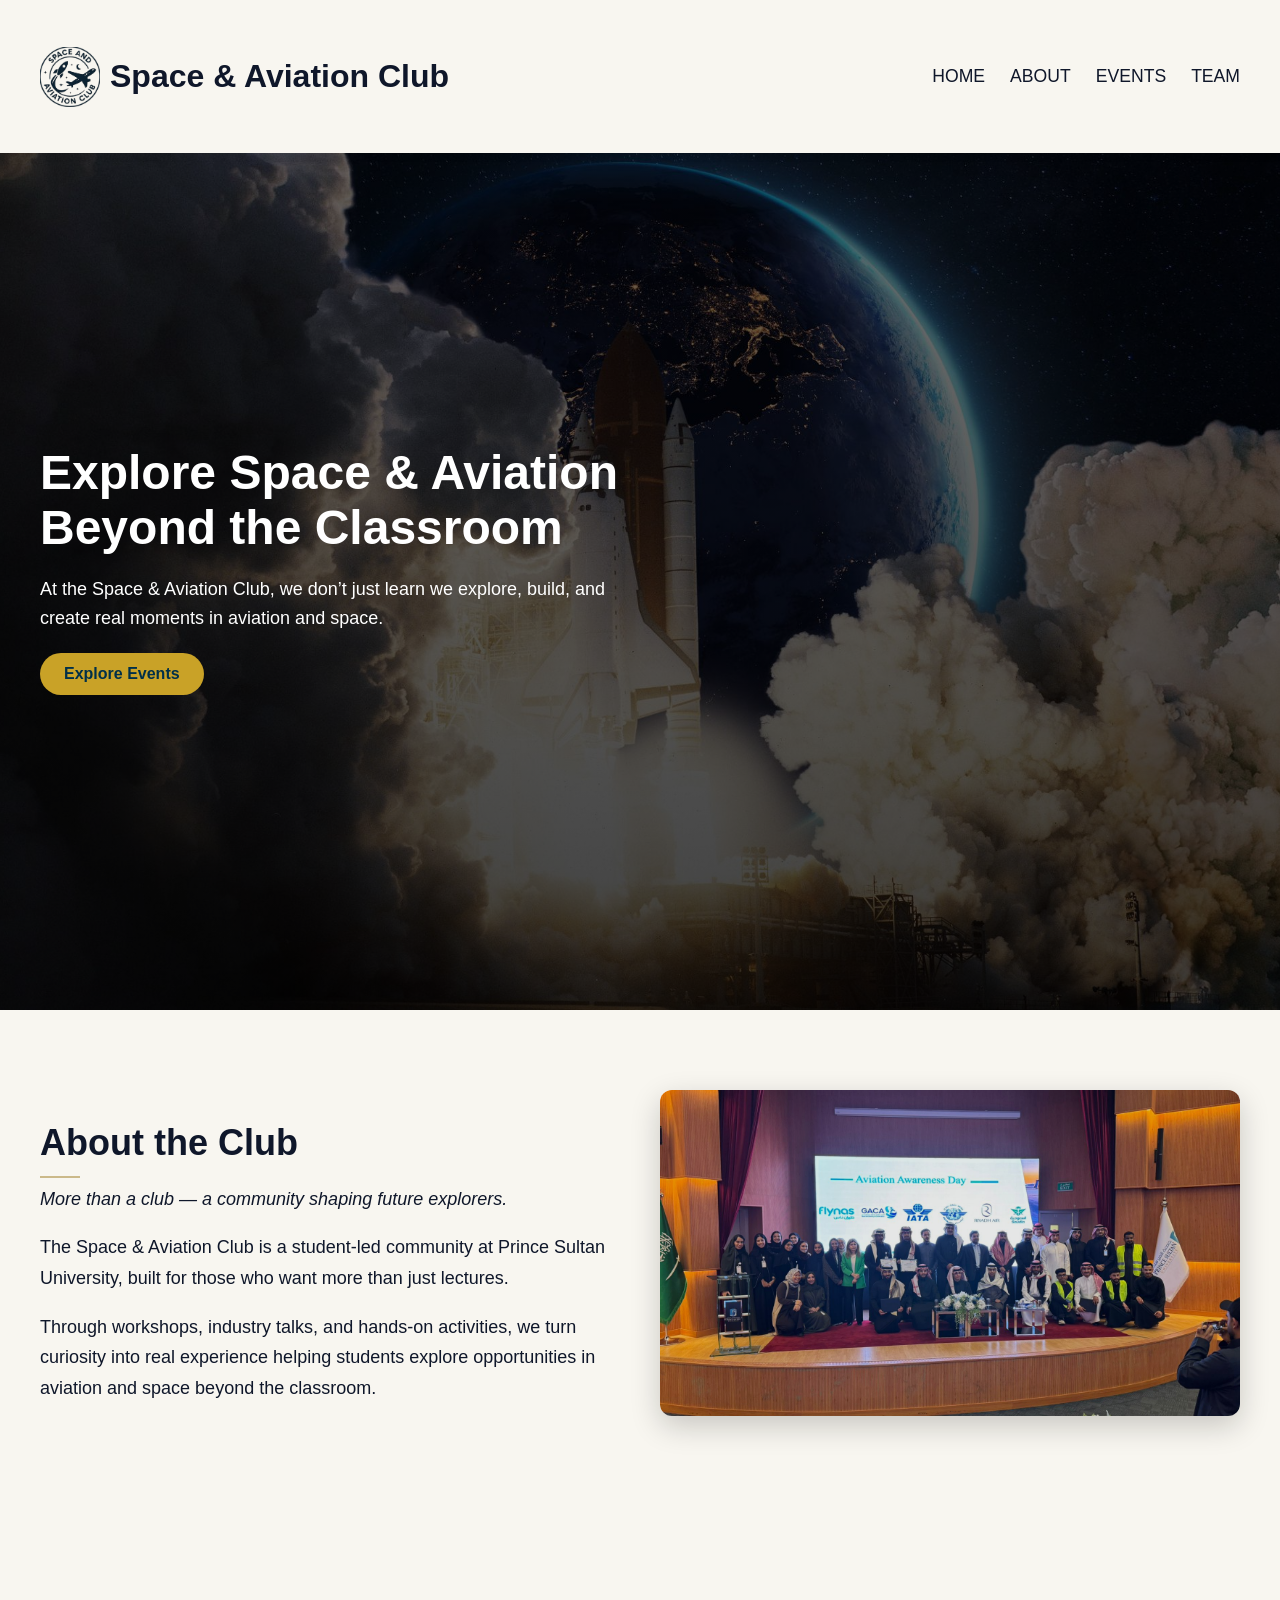
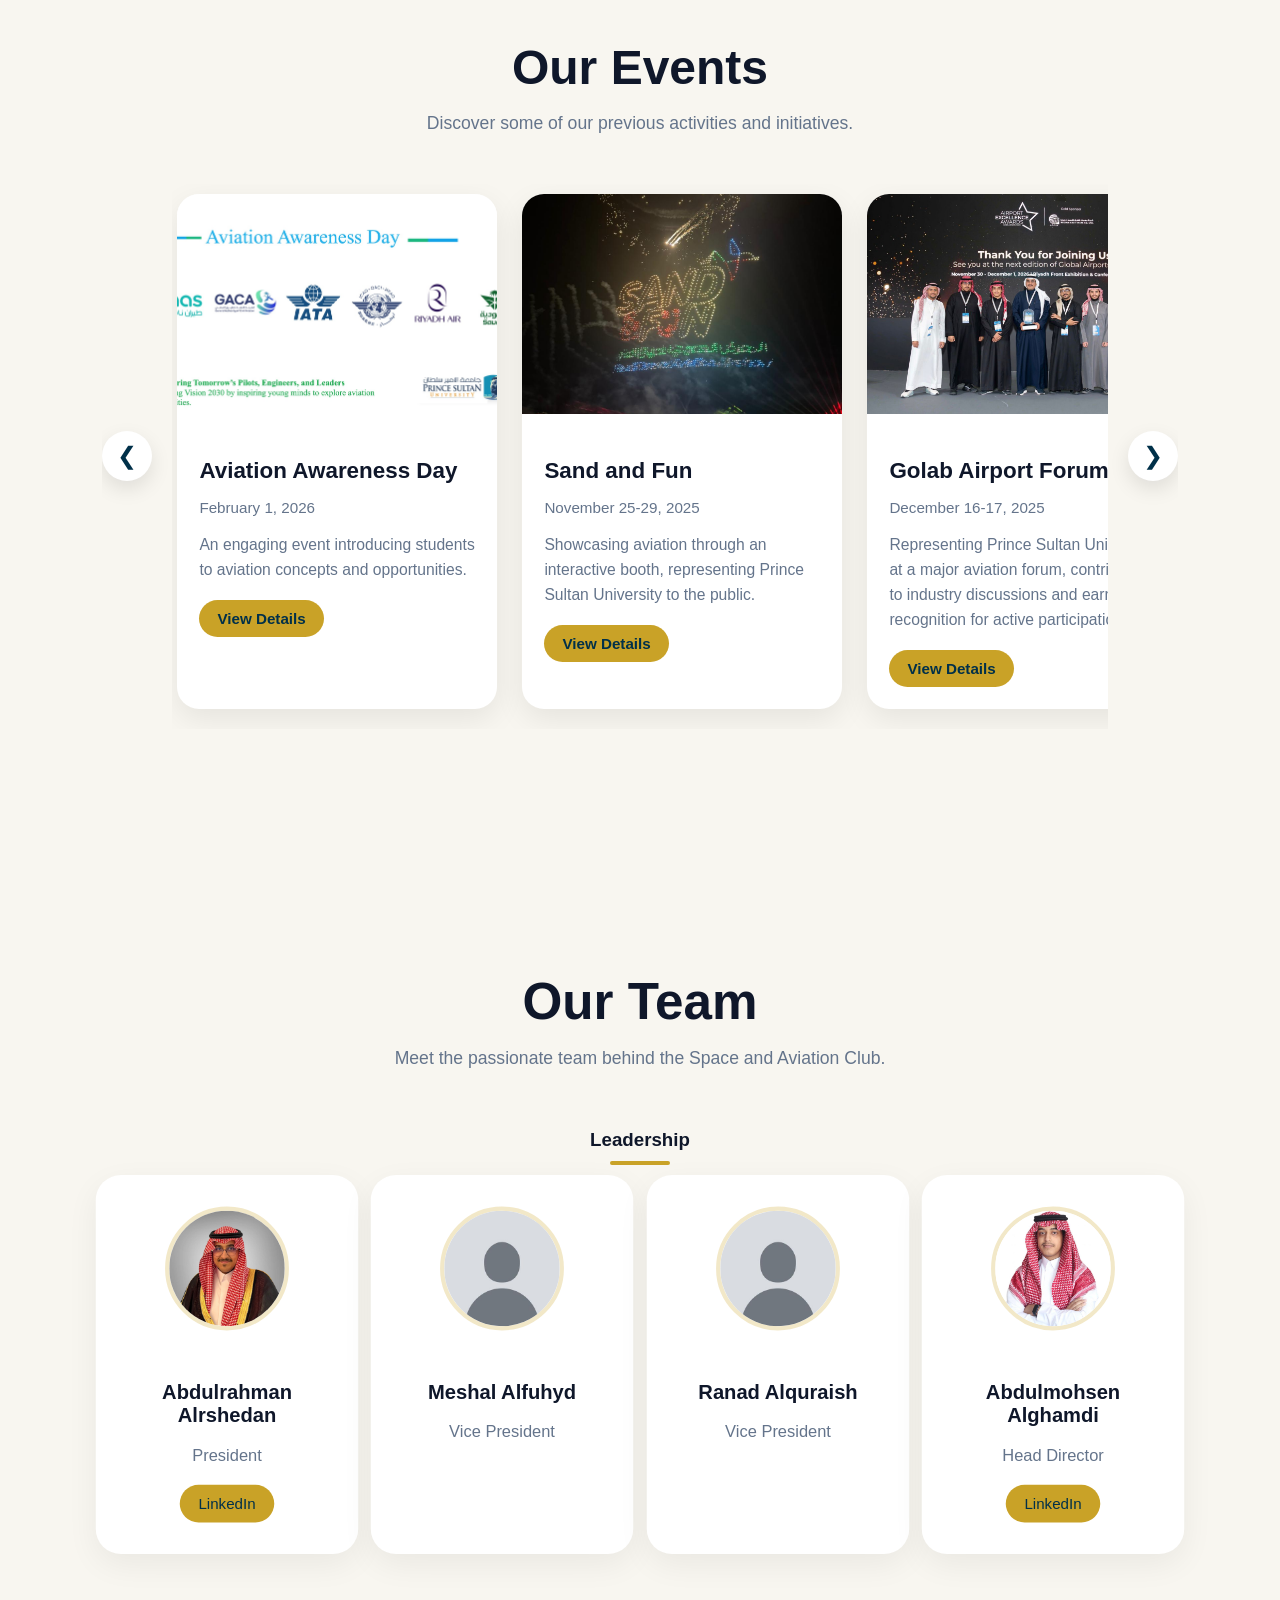
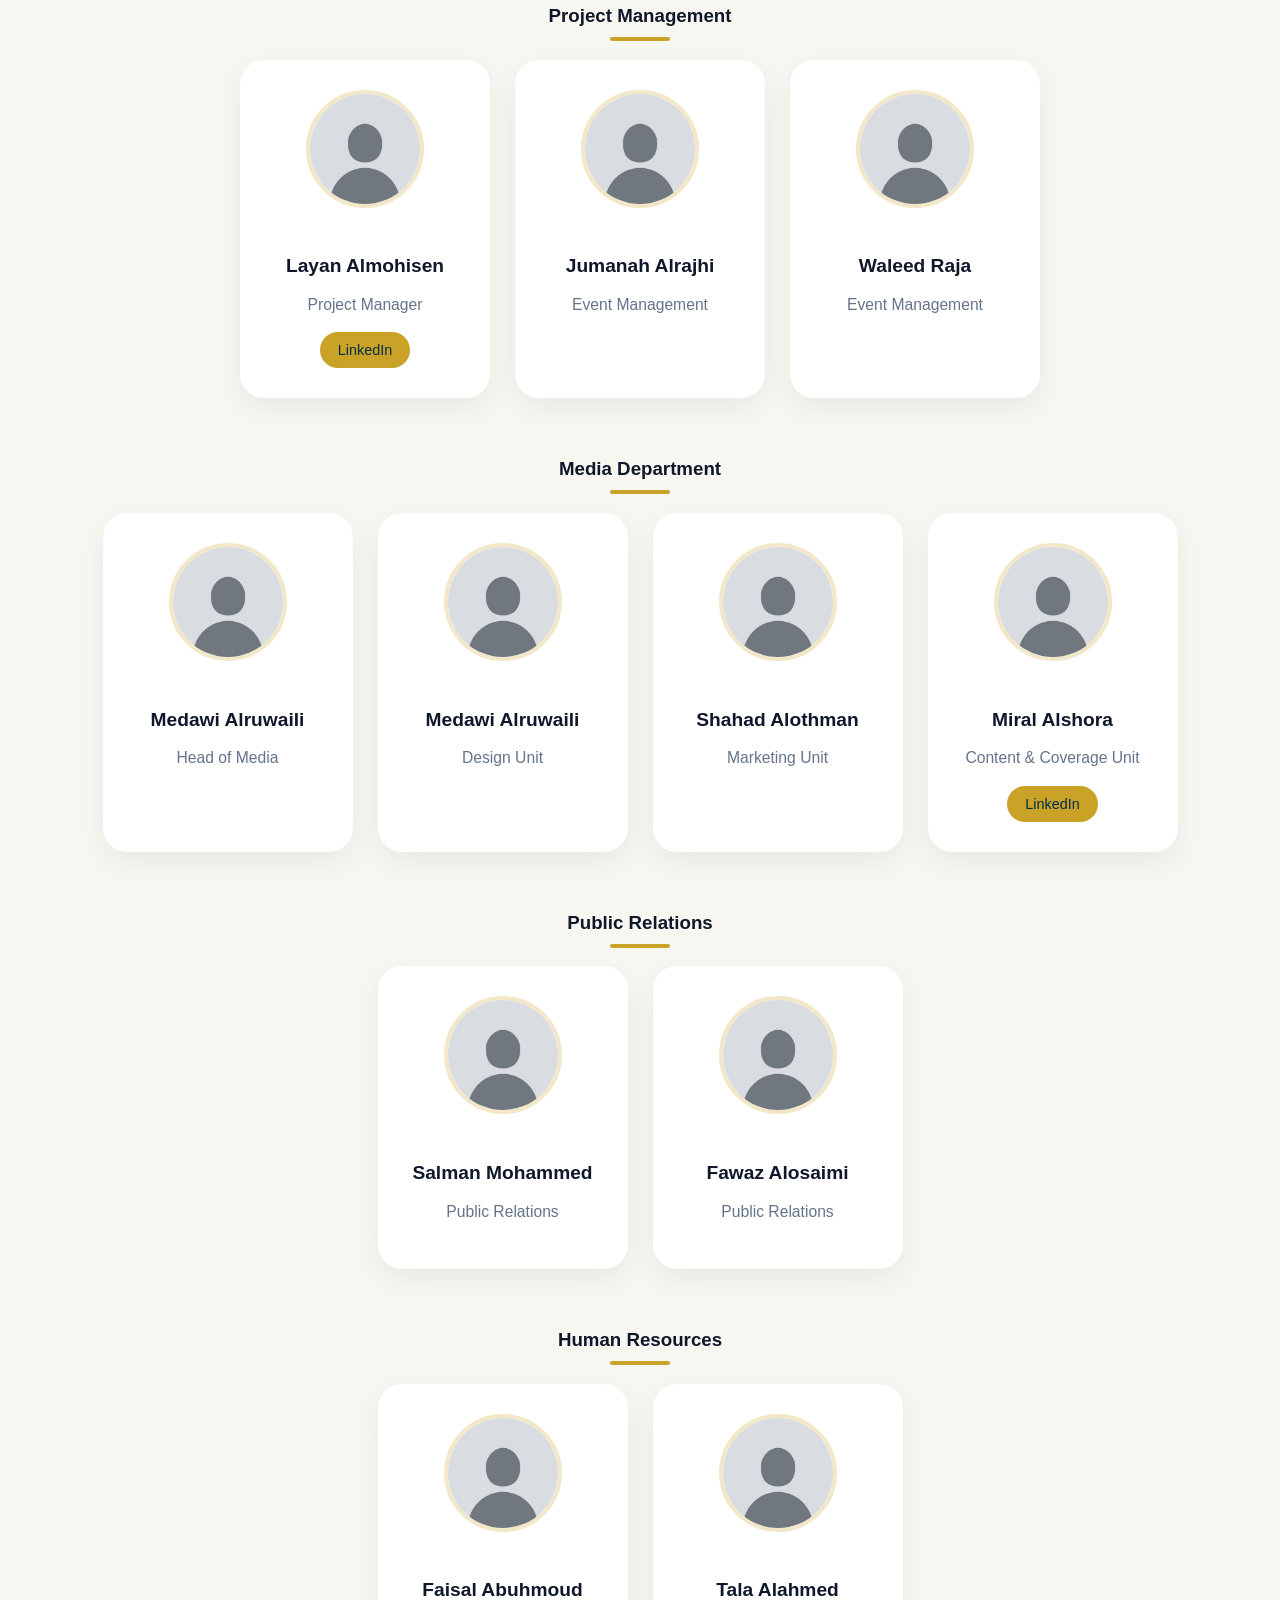
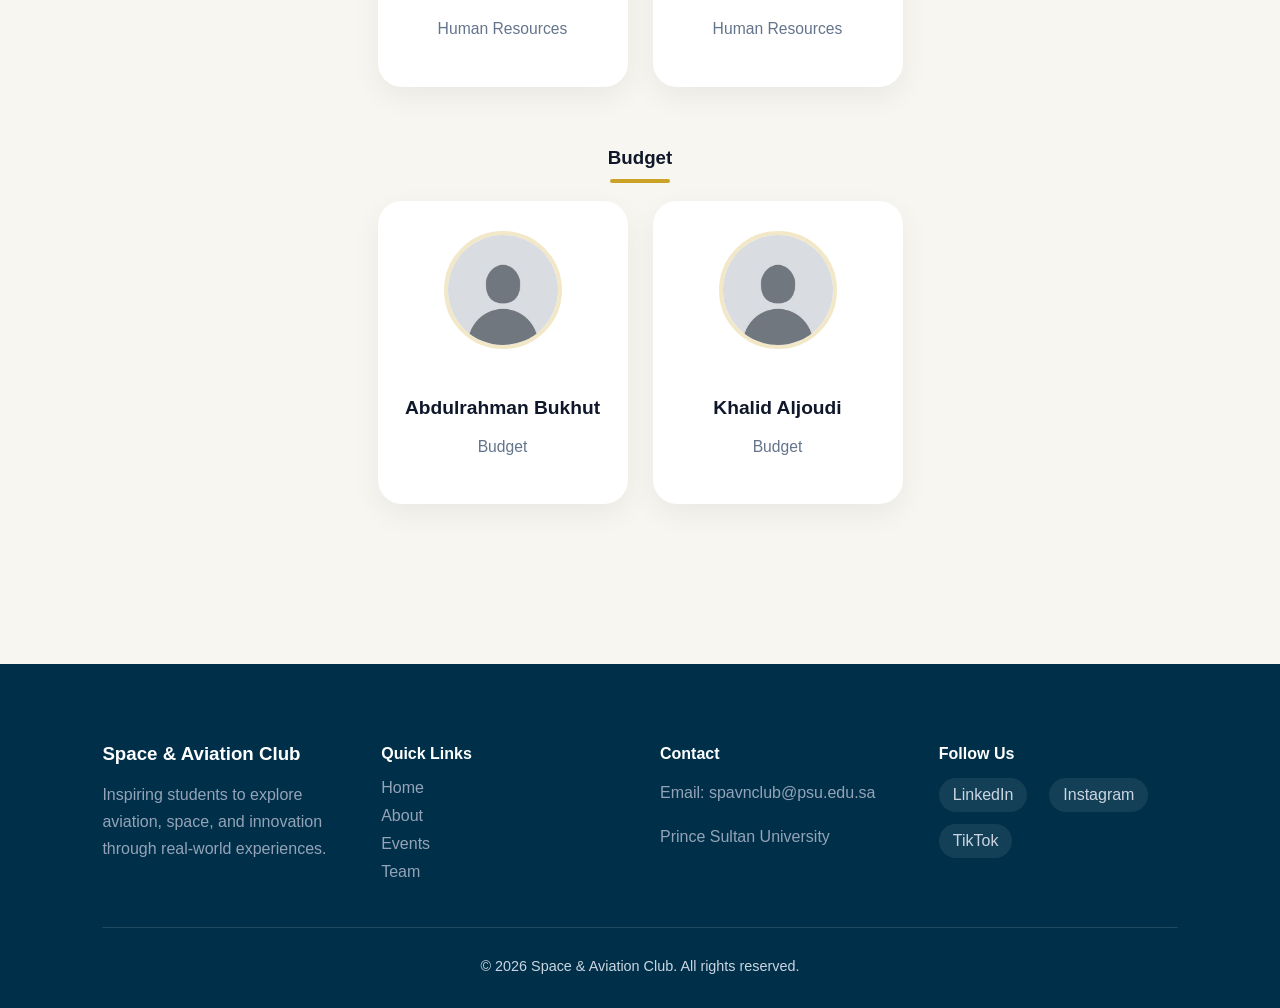
<file: index.html>
<!DOCTYPE html>
<html lang="en">

<head>
    <meta charset="UTF-8">

    <meta name="viewport" content="width=device-width, initial-scale=1.0">
    <title>SPAVN-CLUB</title>
    <link rel="stylesheet" href="css/style.css">

</head>

<body>
    <header>
        <nav>
            <h1 class="site-title">
                <img src="images/Club's Logo org.png" alt="Space & Aviation Club Logo" class="site-logo">
                Space & Aviation Club
            </h1>

            <div class="menu-toggle" id="menu-toggle">
                ☰
            </div>

            <ul class="nav-links" id="nav-links">
                <li><a href="#hero">HOME</a></li>
                <li><a href="#about">ABOUT</a></li>
                <li><a href="#events">EVENTS</a></li>
                <li><a href="#team">TEAM</a></li>
            </ul>

        </nav>
    </header>

    <section id="hero">
        <div class="hero-content">
            <h2>Explore Space & Aviation Beyond the Classroom</h2>
            <p>
                At the Space & Aviation Club, we don’t just learn 
                we explore, build, and create real moments in aviation and space.
            </p>
            <a href="#events" class="btn">Explore Events</a>
        </div>
    </section>

    <section id="about">
        <div class="about-text hidden">
            <h2>About the Club</h2>

            <p class="tagline">
                More than a club — a community shaping future explorers.
            </p>

            <p>
                The Space & Aviation Club is a student-led community at Prince Sultan University, built for those who
                want more than just lectures.
            </p>

            <p>
               Through workshops, industry talks, and hands-on activities, we turn curiosity into real experience 
                helping students explore opportunities in aviation and space beyond the classroom.
            </p>
        </div>

        <div class="about-image hidden">
            <img src="images/main.jpeg" alt="About Space and Aviation Club">
        </div>
    </section>




    <section id="events" class="events-section c">
        <h2>Our Events</h2>
        <p class="section-subtitle">Discover some of our previous activities and initiatives.</p>

        <div class="events-wrapper">
            <button class="slider-btn prev-btn">&#10094;</button>

            <div class="events-track hidden">
                <a href="events/aviation-awareness-day.html" class="event-card">
                    <img src="images/poster awr.jpeg" alt="Aviation Awareness Day">
                    <div class="event-card-content">
                        <h3>Aviation Awareness Day</h3>
                        <p class="event-date">February 1, 2026</p>
                        <p class="event-description">
                            An engaging event introducing students to aviation concepts and opportunities.
                        </p>
                        <span class="event-link">View Details</span>
                    </div>
                </a>

                <a href="events/sand-fun.html" class="event-card">
                    <img src="images/sd2.jpeg" alt="Sand and Fun">
                    <div class="event-card-content">
                        <h3>Sand and Fun</h3>
                        <p class="event-date">November 25-29, 2025</p>
                        <p class="event-description">
                            Showcasing aviation through an interactive booth, representing Prince Sultan University to
                            the public. </p>
                        <span class="event-link">View Details</span>
                    </div>
                </a>

                <a href="events/airport-forum.html" class="event-card">
                    <img src="images/event1.jpeg" alt="Airport Forum">
                    <div class="event-card-content">
                        <h3>Golab Airport Forum</h3>
                        <p class="event-date">December 16-17, 2025</p>
                        <p class="event-description">
                            Representing Prince Sultan University at a major aviation forum, contributing to industry
                            discussions and earning recognition for active participation. </p>
                        <span class="event-link">View Details</span>
                    </div>
                </a>

                <a href="events/airport-visit.html" class="event-card">
                    <img src="images/airport.jpg" alt="Riyadh Airport Visit">
                    <div class="event-card-content">
                        <h3>King Khalid Airport Visit</h3>
                        <p class="event-date">November 11-12, 2025</p>
                        <p class="event-description">
                            Exploring airport operations with exclusive access to the control tower and key operational
                            facilities.
                        </p>
                        <span class="event-link">View Details</span>
                    </div>
                </a>
            </div>

            <button class="slider-btn next-btn">&#10095;</button>
        </div>
    </section>



    <section id="team" class="team-section ">
        <div class="team-header">
            <h2>Our Team</h2>
            <p class="section-subtitle">
                Meet the passionate team behind the Space and Aviation Club.
            </p>
        </div>

        <div class="team-group hidden">
            <h3 class="team-group-title">Leadership</h3>
            <div class="team-grid leadership-grid">
                <div class="team-card">
                    <img src="images/ee.jpeg" alt="President" class="team-avatar">
                    <h4>Abdulrahman Alrshedan</h4>
                    <p class="team-role">President</p>
                    <a href="https://www.linkedin.com/in/abdulrahman-alrshedan-b9b531368?utm_source=share&utm_campaign=share_via&utm_content=profile&utm_medium=ios_app"
                        target="_blank" class="linkedin-link">LinkedIn</a>
                </div>

                <div class="team-card">
                    <img src="images/team-placeholder.jpg" alt="Vice President" class="team-avatar">
                    <h4>Meshal Alfuhyd</h4>
                    <p class="team-role">Vice President</p>
                  
                </div>

                <div class="team-card">
                    <img src="images/team-placeholder.jpg" alt="Vice President" class="team-avatar">
                    <h4>Ranad Alquraish</h4>
                    <p class="team-role">Vice President</p>
                    
                </div>

                <div class="team-card">
                    <img src="images/Me.jpeg" alt="Head Director" class="team-avatar">
                    <h4>Abdulmohsen Alghamdi</h4>
                    <p class="team-role">Head Director</p>
                    <a href="https://www.linkedin.com/in/abdulmohsen-alghamdi-7312242b2" target="_blank"
                        class="linkedin-link">LinkedIn</a>
                </div>
            </div>
        </div>

        <div class="team-group hidden">
            <h3 class="team-group-title">Project Management</h3>
            <div class="team-grid">
                <div class="team-card">
                    <img src="images/team-placeholder.jpg" alt="Project Manager" class="team-avatar">
                    <h4>Layan Almohisen</h4>
                    <p class="team-role">Project Manager</p>
                    <a href="https://www.linkedin.com/in/layan-almohisen-ab3aa93a6/" target="_blank"
                        class="linkedin-link">LinkedIn</a>
                </div>

                <div class="team-card">
                    <img src="images/team-placeholder.jpg" alt="Event Management" class="team-avatar">
                    <h4>Jumanah Alrajhi</h4>
                    <p class="team-role">Event Management</p>
                   
                </div>

                <div class="team-card">
                    <img src="images/team-placeholder.jpg" alt="Event Management" class="team-avatar">
                    <h4>Waleed Raja</h4>
                    <p class="team-role">Event Management</p>
                </div>
            </div>
        </div>

        <div class="team-group hidden">
            <h3 class="team-group-title">Media Department</h3>
            <div class="team-grid">
                <div class="team-card">
                    <img src="images/team-placeholder.jpg" alt="Head of Media" class="team-avatar">
                    <h4>Medawi Alruwaili</h4>
                    <p class="team-role">Head of Media</p>
                    
                </div>

                <div class="team-card">
                    <img src="images/team-placeholder.jpg" alt="Design Unit" class="team-avatar">
                    <h4>Medawi Alruwaili</h4>
                    <p class="team-role">Design Unit</p>
                   
                </div>

                <div class="team-card">
                    <img src="images/team-placeholder.jpg" alt="Marketing Unit" class="team-avatar">
                    <h4>Shahad Alothman</h4>
                    <p class="team-role">Marketing Unit</p>
                    
                </div>

                <div class="team-card">
                    <img src="images/team-placeholder.jpg" alt="Content and Coverage Unit" class="team-avatar">
                    <h4>Miral Alshora</h4>
                    <p class="team-role">Content & Coverage Unit</p>
                    <a href=" https://www.linkedin.com/in/miral-alshora-6906b33a5?utm_source=share_via&utm_content=profile&utm_medium=member_ios"
                        target="_blank" class="linkedin-link">LinkedIn</a>
                </div>
            </div>
        </div>

        <div class="team-group hidden">
            <h3 class="team-group-title">Public Relations</h3>
            <div class="team-grid">
                <div class="team-card">
                    <img src="images/team-placeholder.jpg" alt="Public Relations" class="team-avatar">
                    <h4>Salman Mohammed</h4>
                    <p class="team-role">Public Relations</p>
                   
                </div>

                <div class="team-card">
                    <img src="images/team-placeholder.jpg" alt="Public Relations" class="team-avatar">
                    <h4>Fawaz Alosaimi</h4>
                    <p class="team-role">Public Relations</p>
                    
                </div>
            </div>
        </div>

        <div class="team-group hidden">
            <h3 class="team-group-title">Human Resources</h3>
            <div class="team-grid">
                <div class="team-card">
                    <img src="images/team-placeholder.jpg" alt="Human Resources" class="team-avatar">
                    <h4>Faisal Abuhmoud</h4>
                    <p class="team-role">Human Resources</p>
                    
                </div>

                <div class="team-card">
                    <img src="images/team-placeholder.jpg" alt="Human Resources" class="team-avatar">
                    <h4>Tala Alahmed</h4>
                    <p class="team-role">Human Resources</p>
                   
                </div>
            </div>
        </div>

        <div class="team-group hidden">
            <h3 class="team-group-title">Budget</h3>
            <div class="team-grid">
                <div class="team-card">
                    <img src="images/team-placeholder.jpg" alt="Budget" class="team-avatar">
                    <h4>Abdulrahman Bukhut</h4>
                    <p class="team-role">Budget</p>
                   
                </div>

                <div class="team-card">
                    <img src="images/team-placeholder.jpg" alt="Budget" class="team-avatar">
                    <h4>Khalid Aljoudi</h4>
                    <p class="team-role">Budget</p>
                   
                </div>
            </div>
        </div>


    </section>
    <footer class="footer">
        <div class="footer-container">

            <div class="footer-col">
                <h3>Space & Aviation Club</h3>
                <p>
                    Inspiring students to explore aviation, space, and innovation through real-world experiences.
                </p>
            </div>

            <div class="footer-col">
                <h4>Quick Links</h4>
                <ul>
                    <li><a href="#hero">Home</a></li>
                    <li><a href="#about">About</a></li>
                    <li><a href="#events">Events</a></li>
                    <li><a href="#team">Team</a></li>
                </ul>
            </div>

            <div class="footer-col">
                <h4>Contact</h4>
                <p>Email: spavnclub@psu.edu.sa</p>
                <p>Prince Sultan University</p>
            </div>

            <div class="footer-col">
                <h4>Follow Us</h4>
                <div class="social-links">
                    <a href="https://www.linkedin.com/company/105137991" target="_blank" class="linkedIn">LinkedIn</a>
                    <a href="https://www.instagram.com/spavn.club?igsh=MXRrZzl1NjF4Mmxhbw==" target="_blank"
                        class="instagram">Instagram</a>
                    <a href="https://www.tiktok.com/@spavn.psu?_r=1&_t=ZS-95IEmHcjS3E" target="_blank"
                        class="tiktok">TikTok</a>
                </div>
            </div>

        </div>

        <div class="footer-bottom">
            <p>© 2026 Space & Aviation Club. All rights reserved.</p>
        </div>
    </footer>
    <script src="JS/script.js"></script>
</body>

</html>
</file>
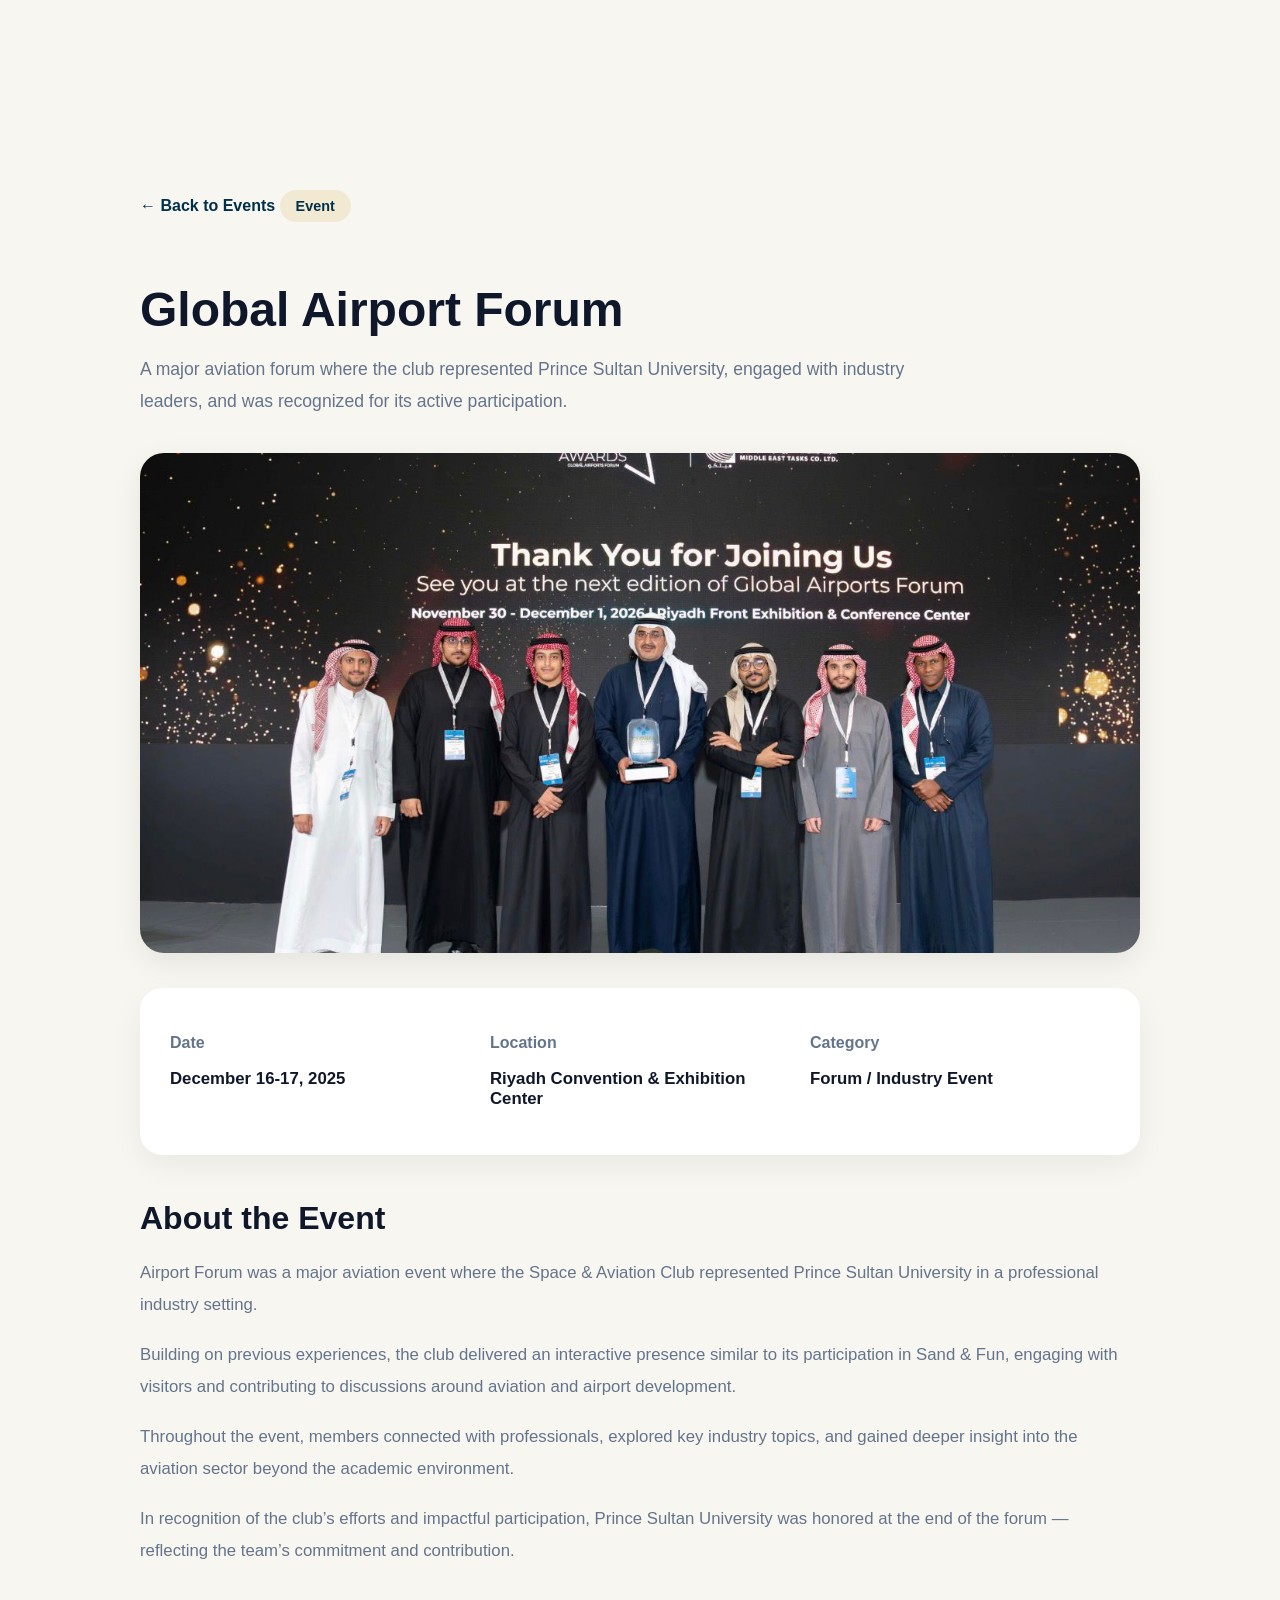
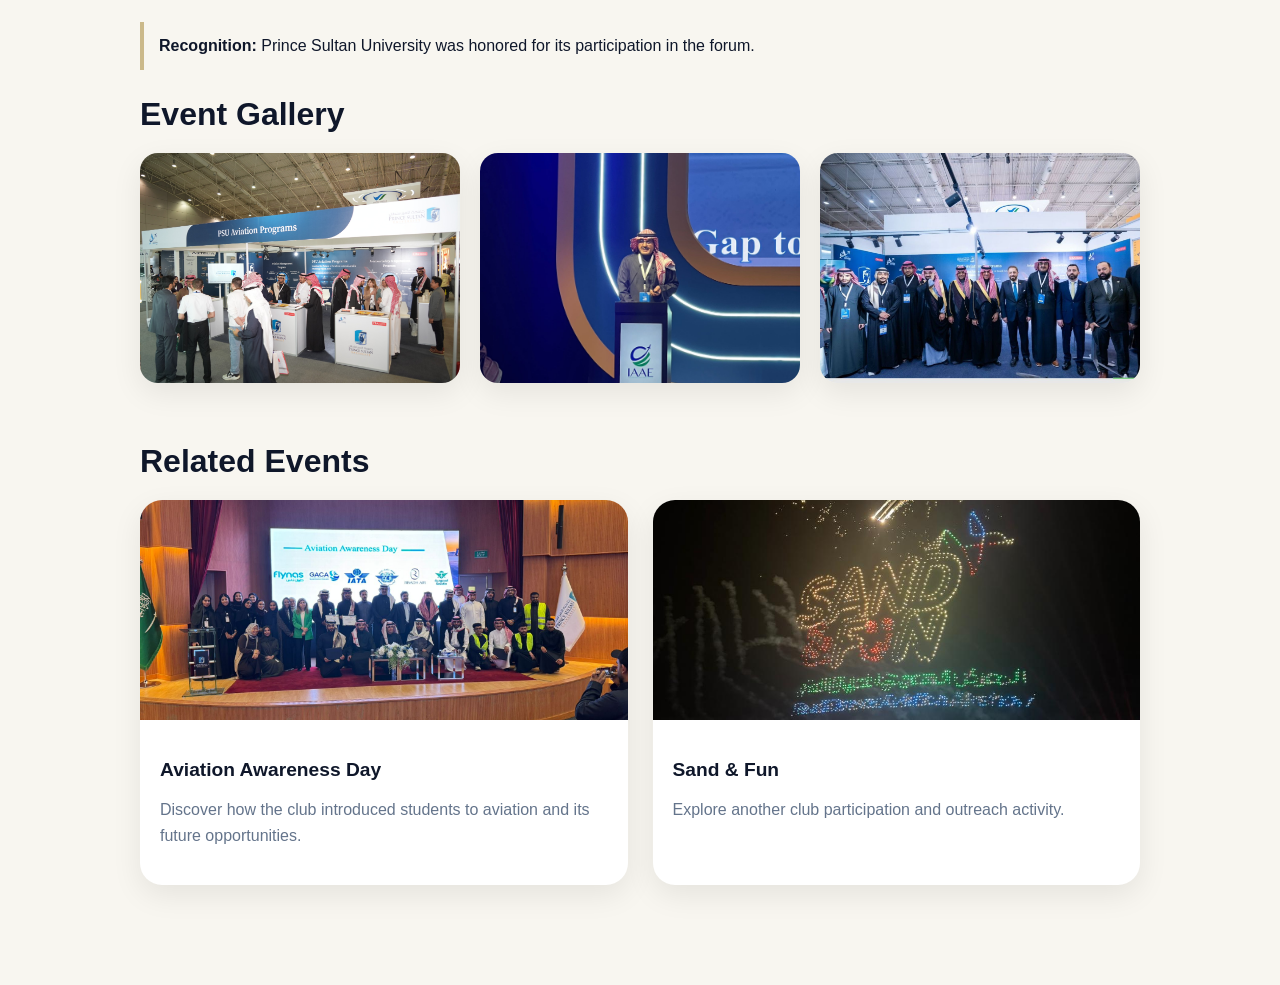
<file: events/airport-forum.html>
<!DOCTYPE html>
<html lang="en">

<head>
  <meta charset="UTF-8">
  <meta name="viewport" content="width=device-width, initial-scale=1.0">
  <title>Airport Forum | Space & Aviation Club</title>
<link rel="stylesheet" href="../css/style.css"></head>

<body>

  <section class="event-details-page">
    <div class="event-details-container">

      <a href="../index.html#events" class="back-link">← Back to Events</a>

      <span class="event-tag">Event</span>

      <h1>Global Airport Forum</h1>

      <p class="event-intro">
        A major aviation forum where the club represented Prince Sultan University, engaged with industry leaders, and
        was recognized for its active participation.
      </p>

<img src="../images/event1.jpeg" alt="Airport Forum" class="event-hero-image">
      
      <div class="event-info-box">
        <div class="info-item">
          <h3>Date</h3>
          <p>December 16-17, 2025</p>
        </div>

        <div class="info-item">
          <h3>Location</h3>
          <p>Riyadh Convention & Exhibition Center</p>
        </div>

        <div class="info-item">
          <h3>Category</h3>
          <p>Forum / Industry Event</p>
        </div>
      </div>

      <div class="event-description-section">
        <h2>About the Event</h2>
        <p>
          Airport Forum was a major aviation event where the Space & Aviation Club represented Prince Sultan University
          in a professional industry setting. </p>

        <p>
          Building on previous experiences, the club delivered an interactive presence similar to its participation in
          Sand & Fun, engaging with visitors and contributing to discussions around aviation and airport development.
        </p>

        <p>
          Throughout the event, members connected with professionals, explored key industry topics, and gained deeper
          insight into the aviation sector beyond the academic environment.
        </p>

        <p>
          In recognition of the club’s efforts and impactful participation, Prince Sultan University was honored at the
          end of the forum — reflecting the team’s commitment and contribution.
        </p>
      </div>
      <div class="event-highlight">
        <strong>Recognition:</strong> Prince Sultan University was honored for its participation in the forum.
      </div>
      <div class="event-gallery-section">
        <h2>Event Gallery</h2>

        <div class="event-gallery-grid">
          <img src="../images/forum.jpeg" alt="Airport Forum Photo 1">
          <img src="../images/bdr.jpeg" alt="Airport Forum Photo 2">
          <img src="../images/for.jpeg" alt="Airport Forum Photo 3">
        </div>
      </div>

      <div class="related-events-section">
        <h2>Related Events</h2>

        <div class="related-events-grid">
          <a href="aviation-awareness-day.html" class="related-event-card">
            <img src="../images/main.jpeg" alt="Aviation Awareness Day">
            <div class="related-event-content">
              <h3>Aviation Awareness Day</h3>
              <p>Discover how the club introduced students to aviation and its future opportunities.</p>
            </div>
          </a>

          <a href="sand-fun.html" class="related-event-card">
            <img src="../images/sd2.jpeg" alt="Sand & Fun">
            <div class="related-event-content">
              <h3>Sand & Fun</h3>
              <p>Explore another club participation and outreach activity.</p>
            </div>
          </a>
        </div>
      </div>

    </div>
  </section>

</body>

</html>
</file>
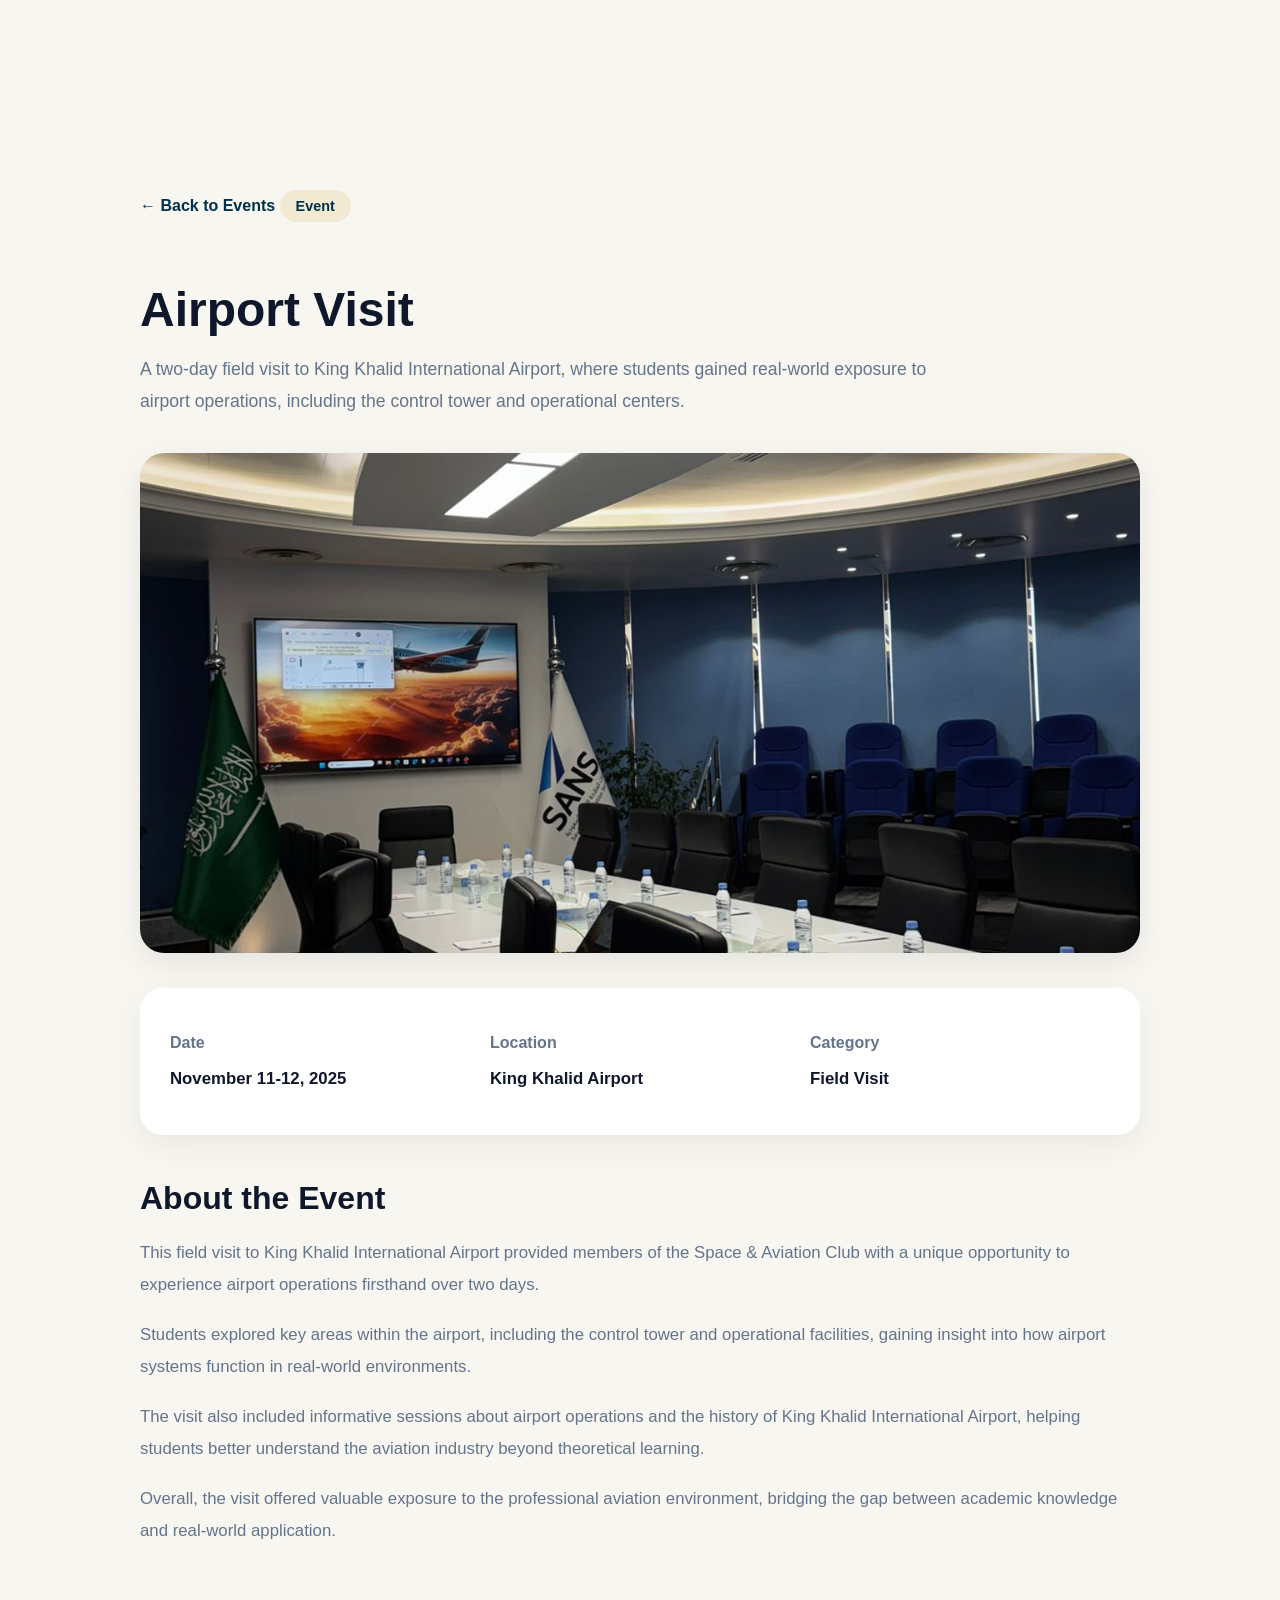
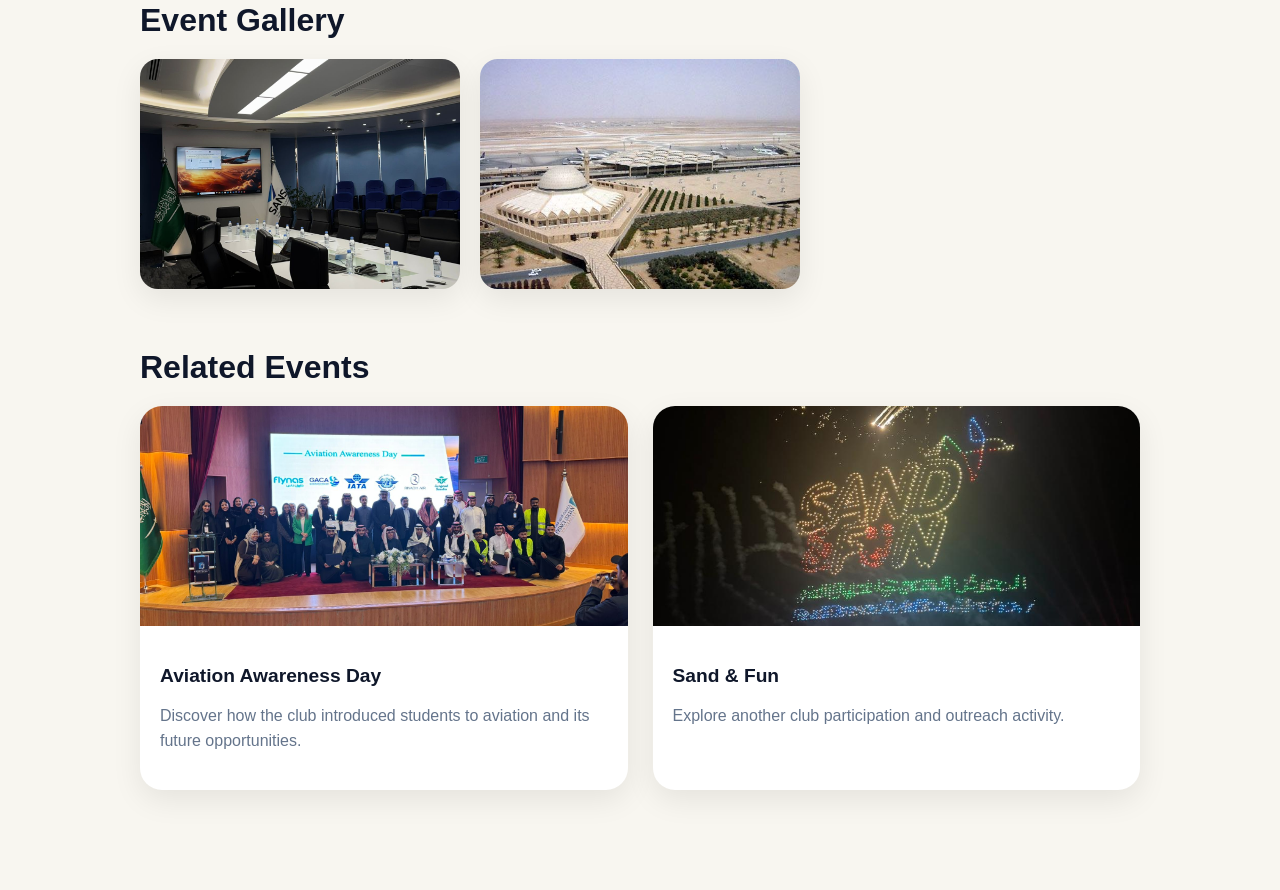
<file: events/airport-visit.html>
<!DOCTYPE html>
<html lang="en">

<head>
  <meta charset="UTF-8">
  <meta name="viewport" content="width=device-width, initial-scale=1.0">
  <title>Airport Visit | Space & Aviation Club</title>
  <link rel="stylesheet" href="../css/style.css">
</head>

<body>

  <section class="event-details-page">
    <div class="event-details-container">

      <a href="../index.html#events" class="back-link">← Back to Events</a>

      <span class="event-tag">Event</span>

      <h1>Airport Visit</h1>

      <p class="event-intro">
        A two-day field visit to King Khalid International Airport, where students gained real-world exposure to airport
        operations, including the control tower and operational centers.
      </p>

      <img src="../images/vis.jpeg" alt="Airport Forum" class="event-hero-image">

      <div class="event-info-box">
        <div class="info-item">
          <h3>Date</h3>
          <p>November 11-12, 2025</p>
        </div>

        <div class="info-item">
          <h3>Location</h3>
          <p>King Khalid Airport</p>
        </div>

        <div class="info-item">
          <h3>Category</h3>
          <p>Field Visit</p>
        </div>
      </div>

      <div class="event-description-section">
        <h2>About the Event</h2>
        <p>
          This field visit to King Khalid International Airport provided members of the Space & Aviation Club with a
          unique opportunity to experience airport operations firsthand over two days.
        </p>

        <p>
          Students explored key areas within the airport, including the control tower and operational facilities,
          gaining insight into how airport systems function in real-world environments.
        </p>

        <p>
          The visit also included informative sessions about airport operations and the history of King Khalid
          International Airport, helping students better understand the aviation industry beyond theoretical learning.
        </p>

        <p>
          Overall, the visit offered valuable exposure to the professional aviation environment, bridging the gap
          between academic knowledge and real-world application.
        </p>
      </div>

      <div class="event-gallery-section">
        <h2>Event Gallery</h2>

        <div class="event-gallery-grid">
          <img src="../images/vis.jpeg" alt="Airport Forum Photo 1">
          
          <img src="../images/vi2.jpeg" alt="Airport Forum Photo 3">
        </div>
      </div>

      <div class="related-events-section">
        <h2>Related Events</h2>

        <div class="related-events-grid">
          <a href="aviation-awareness-day.html" class="related-event-card">
            <img src="../images/main.jpeg" alt="Aviation Awareness Day">
            <div class="related-event-content">
              <h3>Aviation Awareness Day</h3>
              <p>Discover how the club introduced students to aviation and its future opportunities.</p>
            </div>
          </a>

          <a href="sand-fun.html" class="related-event-card">
            <img src="../images/sd2.jpeg" alt="Sand & Fun">
            <div class="related-event-content">
              <h3>Sand & Fun</h3>
              <p>Explore another club participation and outreach activity.</p>
            </div>
          </a>
        </div>
      </div>

    </div>
  </section>

</body>

</html>
</file>
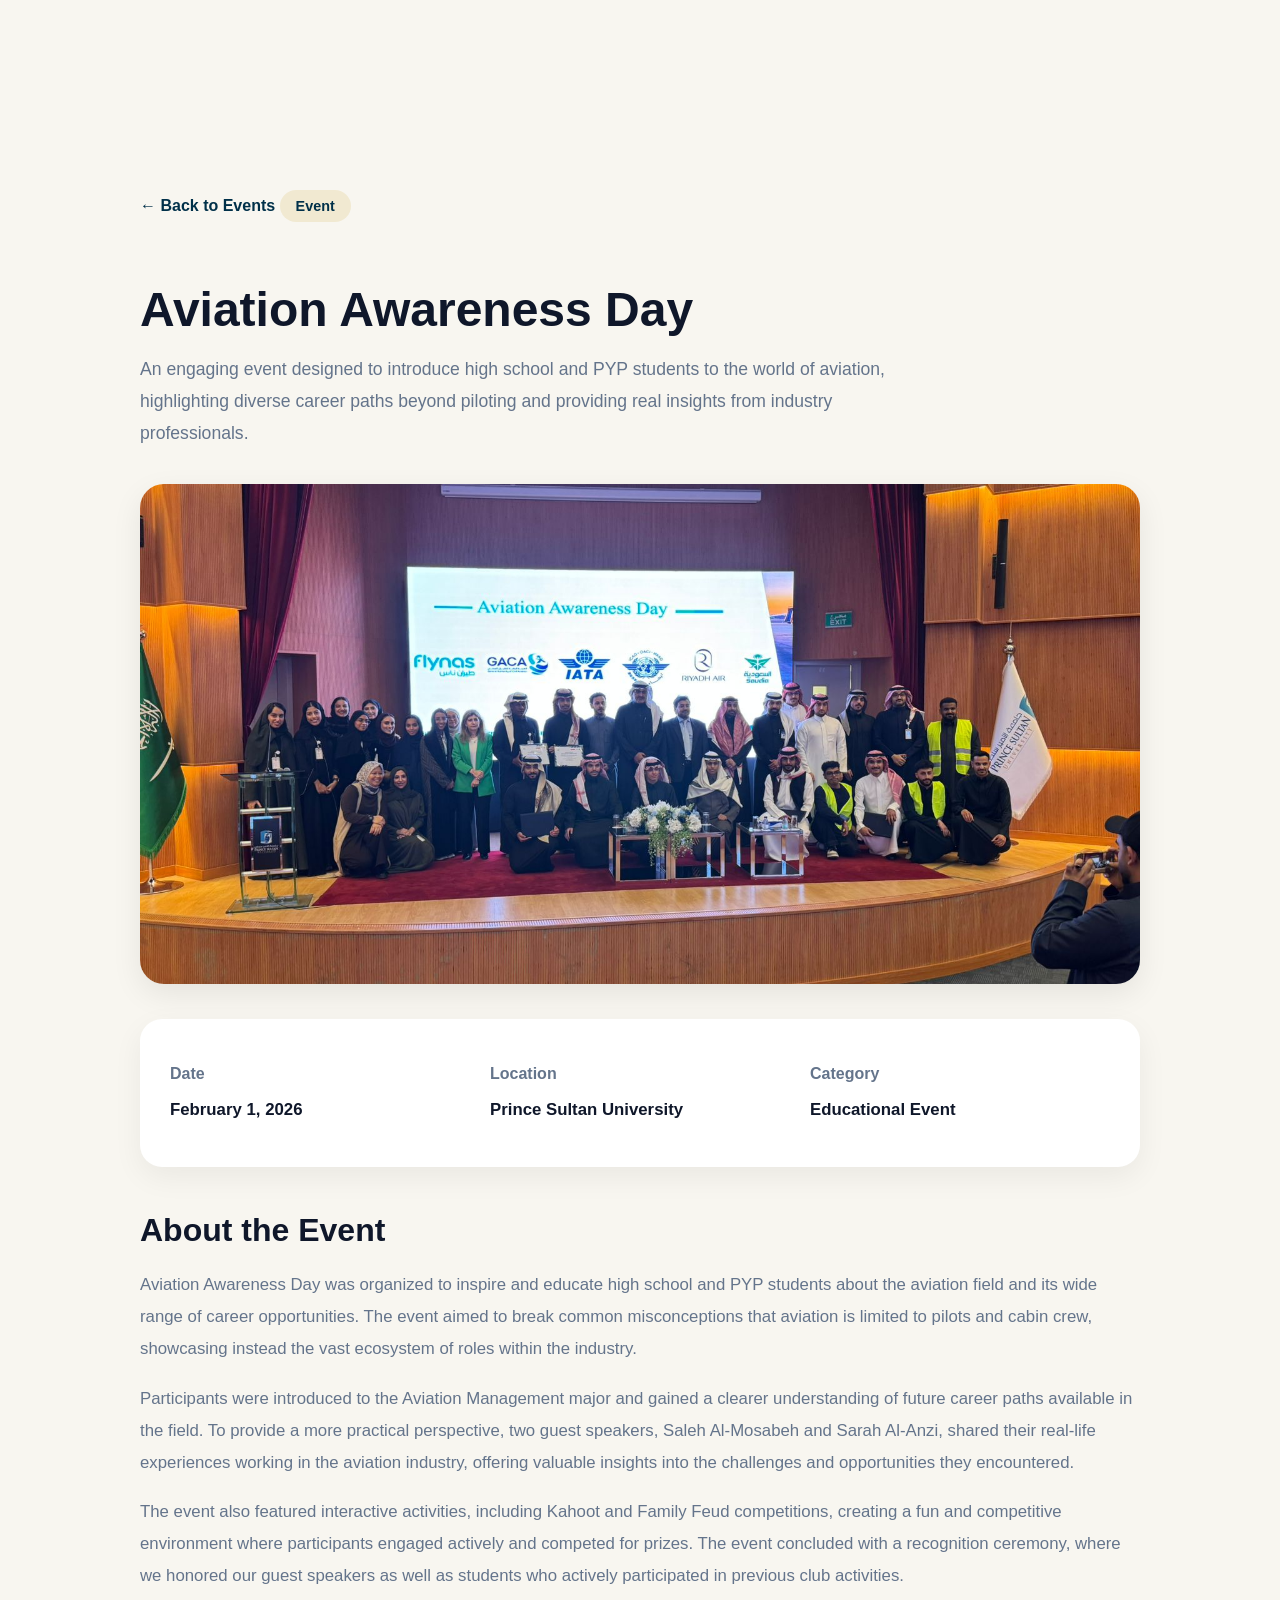
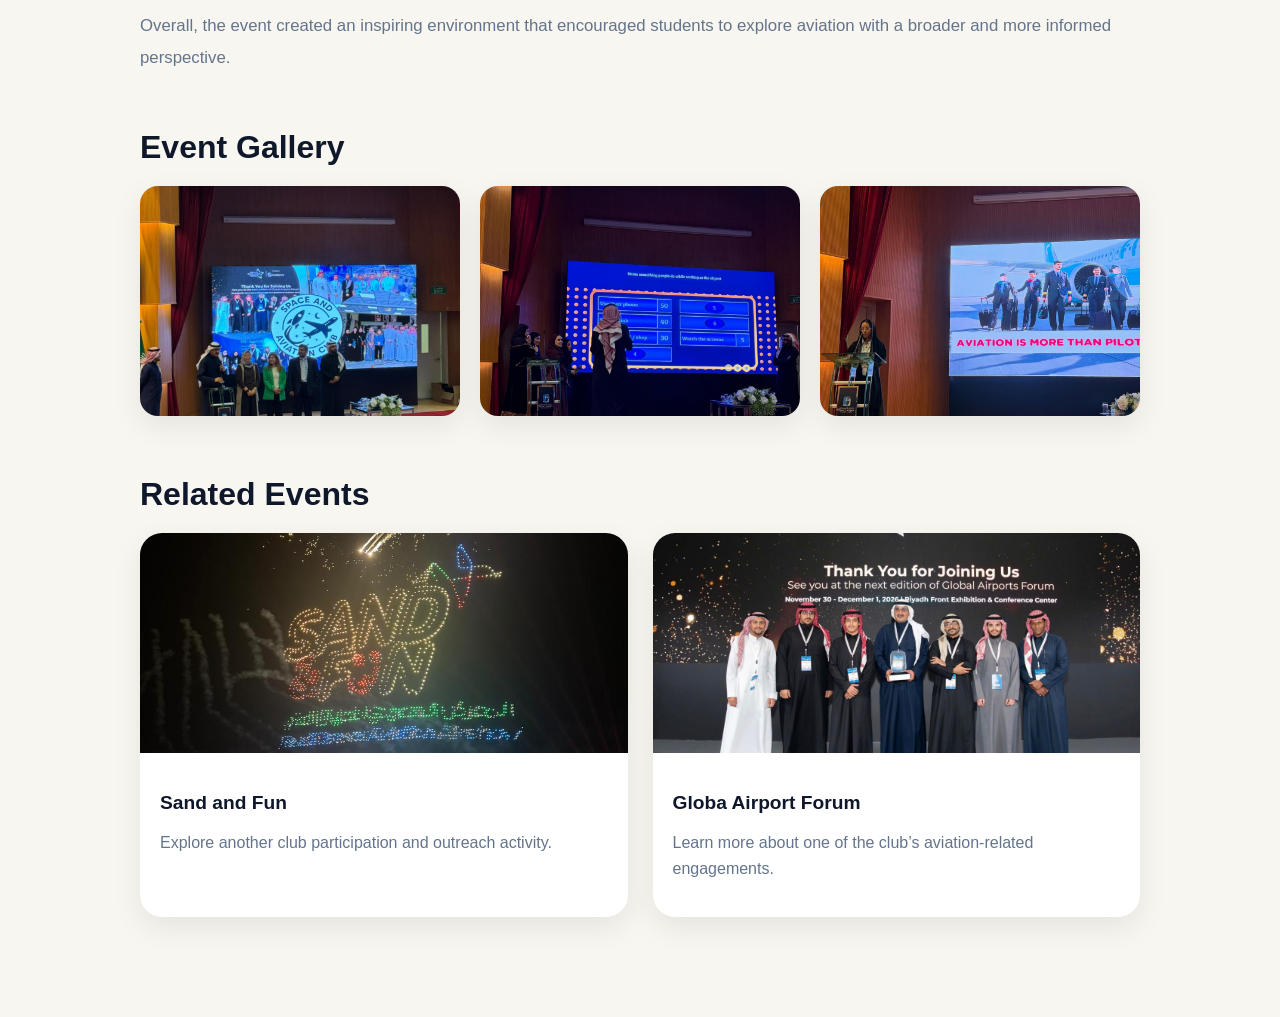
<file: events/aviation-awareness-day.html>
<!DOCTYPE html>
<html lang="en">

<head>
  <meta charset="UTF-8">
  <meta name="viewport" content="width=device-width, initial-scale=1.0">
  <title>Aviation Awareness Day | Space & Aviation Club</title>
  <link rel="stylesheet" href="../css/style.css">
</head>

<body>

  <section class="event-details-page">
    <div class="event-details-container">

      <a href="../index.html#events" class="back-link">← Back to Events</a>

      <span class="event-tag">Event</span>

      <h1>Aviation Awareness Day</h1>

      <p class="event-intro">
        An engaging event designed to introduce high school and PYP students to the world of aviation, highlighting
        diverse career paths beyond piloting and providing real insights from industry professionals.
      </p>

      <img src="../images/main.jpeg" alt="Aviation Awareness Day" class="event-hero-image">

      <div class="event-info-box">
        <div class="info-item">
          <h3>Date</h3>
          <p>February 1, 2026</p>
        </div>

        <div class="info-item">
          <h3>Location</h3>
          <p>Prince Sultan University</p>
        </div>

        <div class="info-item">
          <h3>Category</h3>
          <p>Educational Event</p>
        </div>
      </div>

      <div class="event-description-section">
        <h2>About the Event</h2>
        <p>
          Aviation Awareness Day was organized to inspire and educate high school and PYP students about the aviation
          field and its wide range of career opportunities. The event aimed to break common misconceptions that aviation
          is limited to pilots and cabin crew, showcasing instead the vast ecosystem of roles within the industry.
        </p>

        <p>
          Participants were introduced to the Aviation Management major and gained a clearer understanding of future
          career paths available in the field. To provide a more practical perspective, two guest speakers, Saleh
          Al-Mosabeh and
          Sarah Al-Anzi, shared their real-life experiences working in the aviation industry, offering valuable insights
          into
          the challenges and opportunities they encountered.
        </p>

        <p>
          The event also featured interactive activities, including Kahoot and Family Feud competitions, creating a fun
          and competitive environment where participants engaged actively and competed for prizes. The event concluded
          with a recognition ceremony, where we honored our guest speakers as well as students who actively participated
          in previous club activities.
        </p>

        <p>
          Overall, the event created an inspiring environment that encouraged students to explore aviation with a
          broader and more informed perspective.
        </p>
      </div>

      <div class="event-gallery-section">
        <h2>Event Gallery</h2>

        <div class="event-gallery-grid">
          <img src="../images/aware.jpeg" alt="Aviation Awareness Day Photo 1">
          <img src="../images/fam.jpeg" alt="Aviation Awareness Day Photo 2">
          <img src="../images/sar.jpeg" alt="Aviation Awareness Day Photo 3">
        </div>
      </div>

      <div class="related-events-section">
        <h2>Related Events</h2>

        <div class="related-events-grid">
          <a href="sand-fun.html" class="related-event-card">
            <img src="../images/sd2.jpeg" alt="Sand and Fun">
            <div class="related-event-content">
              <h3>Sand and Fun</h3>
              <p>Explore another club participation and outreach activity.</p>
            </div>
          </a>

          <a href="airport-forum.html" class="related-event-card">
            <img src="../images/event1.jpeg" alt="Airport Forum">
            <div class="related-event-content">
              <h3>Globa Airport Forum</h3>
              <p>Learn more about one of the club’s aviation-related engagements.</p>
            </div>
          </a>
        </div>
      </div>

    </div>
  </section>

</body>

</html>
</file>
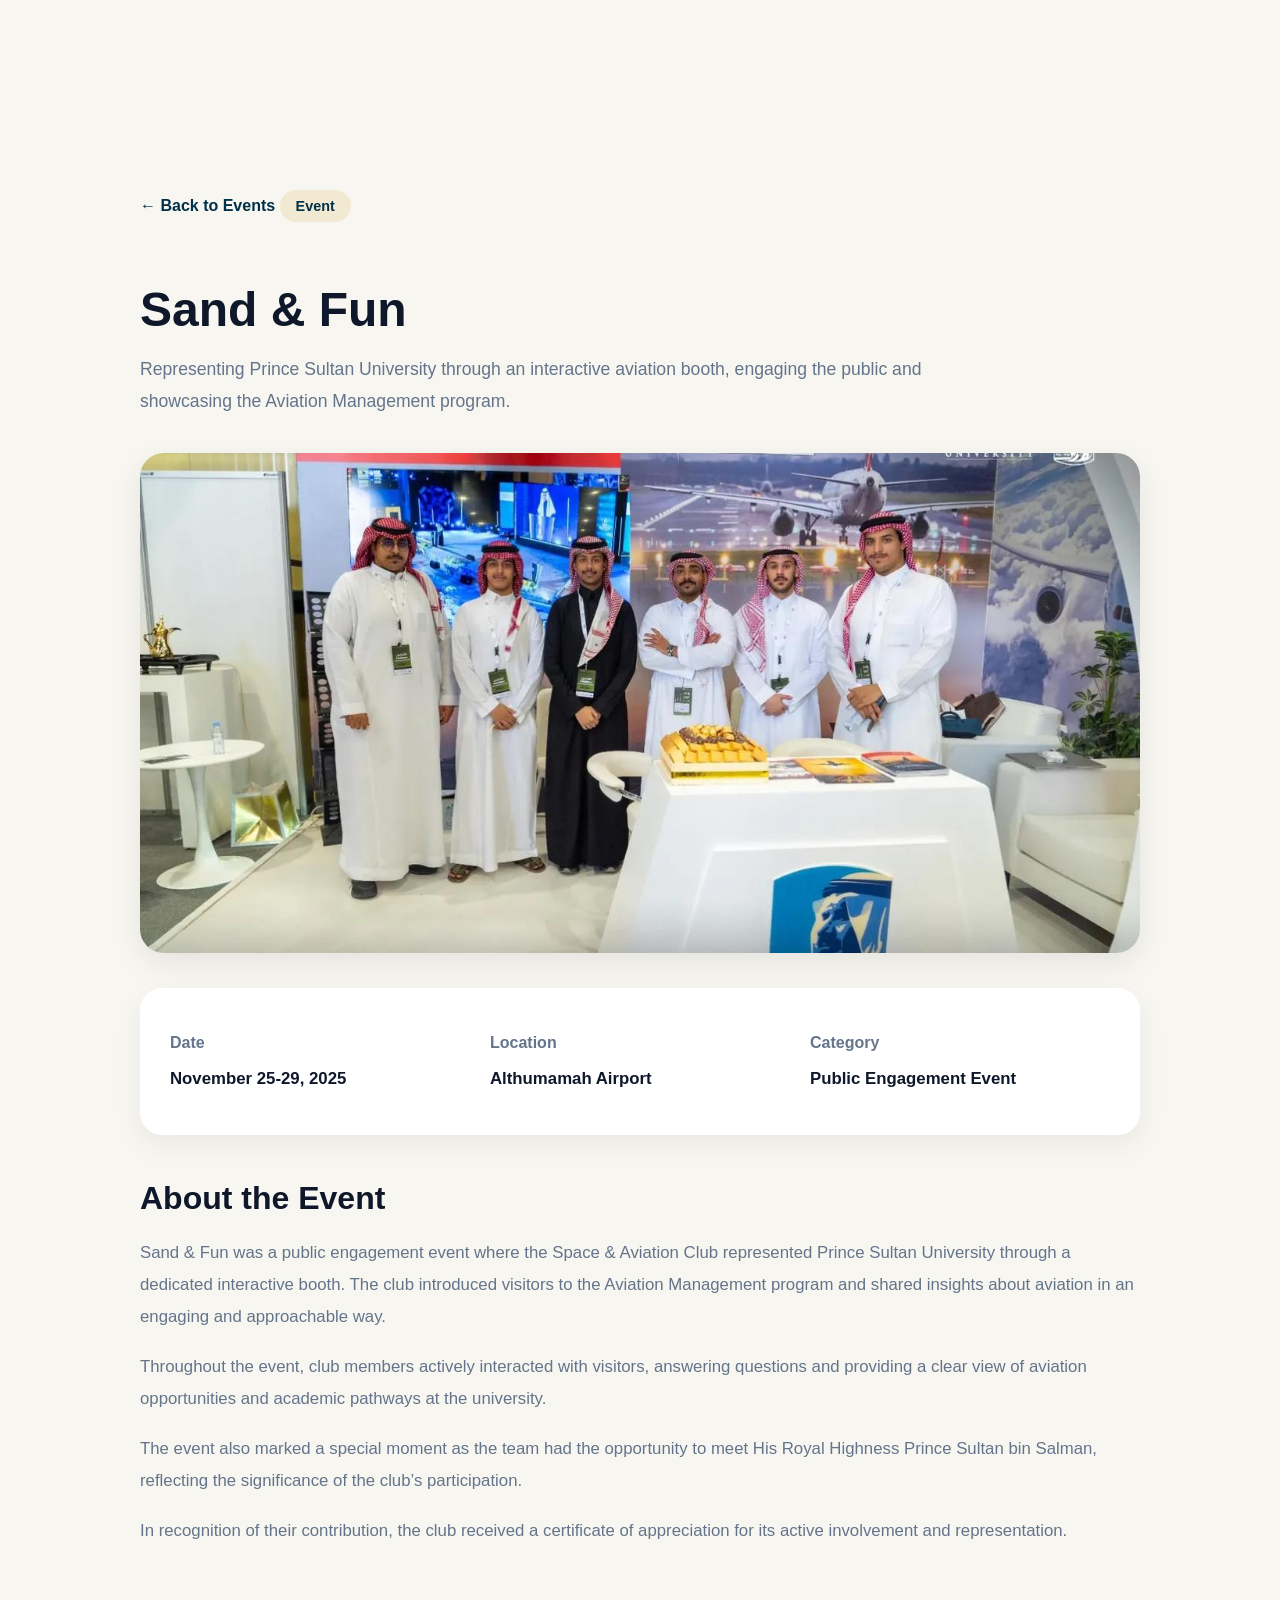
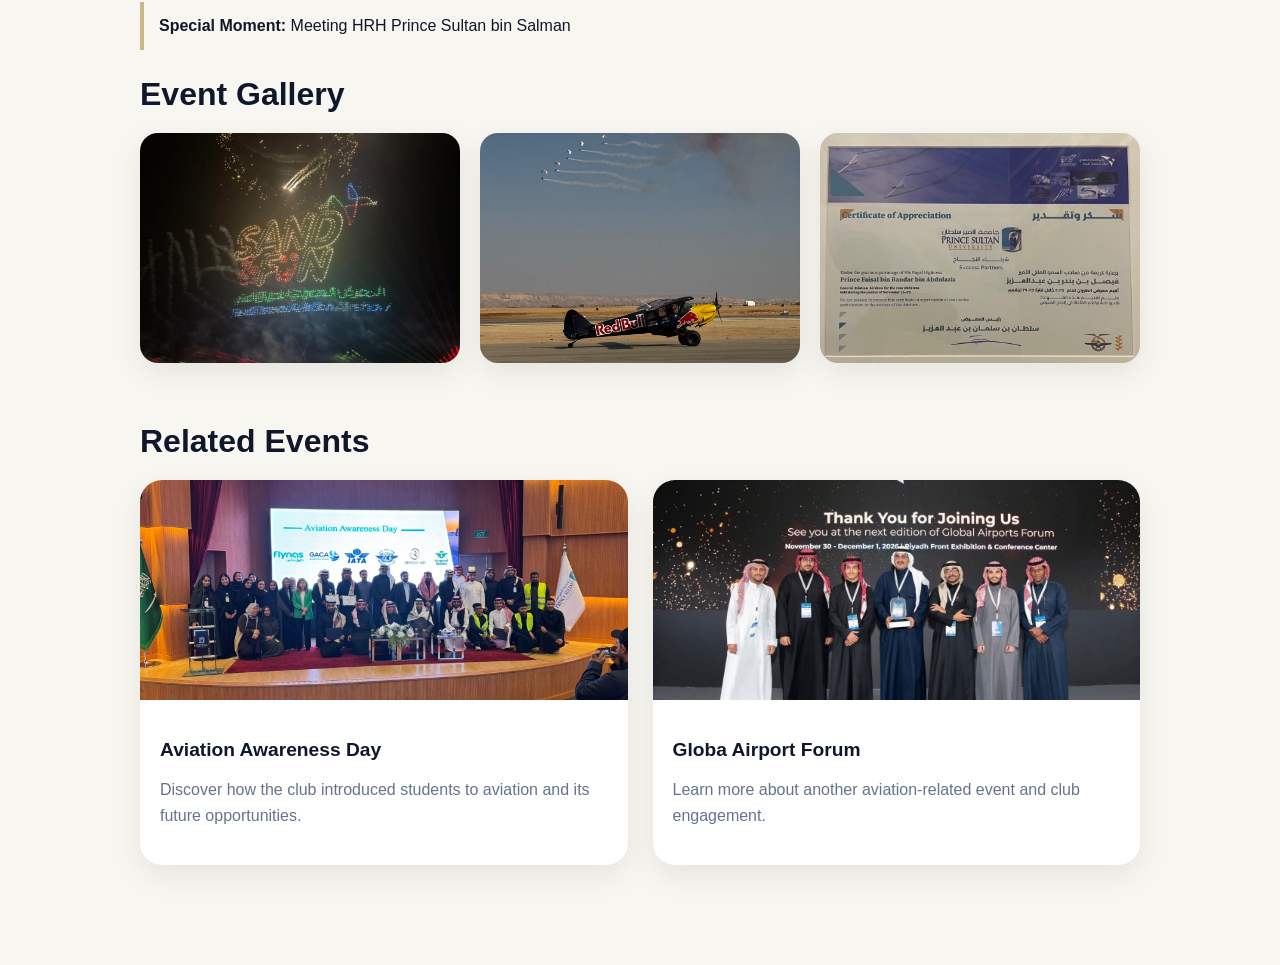
<file: events/sand-fun.html>
<!DOCTYPE html>
<html lang="en">

<head>
  <meta charset="UTF-8">
  <meta name="viewport" content="width=device-width, initial-scale=1.0">
  <title>Sand & Fun | Space & Aviation Club</title>
  <link rel="stylesheet" href="../css/style.css">
</head>

<body>

  <section class="event-details-page">
    <div class="event-details-container">

      <a href="../index.html#events" class="back-link">← Back to Events</a>

      <span class="event-tag">Event</span>

      <h1>Sand & Fun</h1>

      <p class="event-intro">
        Representing Prince Sultan University through an interactive aviation booth, engaging the public and showcasing
        the Aviation Management program.
      </p>

      <img src="../images/sndf.jpeg" alt="Sand & Fun" class="event-hero-image">

      <div class="event-info-box">
        <div class="info-item">
          <h3>Date</h3>
          <p>November 25-29, 2025</p>
        </div>

        <div class="info-item">
          <h3>Location</h3>
          <p>Althumamah Airport</p>
        </div>

        <div class="info-item">
          <h3>Category</h3>
          <p>Public Engagement Event</p>
        </div>
      </div>

      <div class="event-description-section">
        <h2>About the Event</h2>
        <p>
          Sand & Fun was a public engagement event where the Space & Aviation Club represented Prince Sultan University
          through a dedicated interactive booth. The club introduced visitors to the Aviation Management program and
          shared insights about aviation in an engaging and approachable way.
        </p>

        <p>
          Throughout the event, club members actively interacted with visitors, answering questions and providing a
          clear view of aviation opportunities and academic pathways at the university.
        </p>

        <p>
          The event also marked a special moment as the team had the opportunity to meet His Royal Highness Prince
          Sultan bin Salman, reflecting the significance of the club’s participation.
        </p>

        <p>
          In recognition of their contribution, the club received a certificate of appreciation for its active
          involvement and representation.
        </p>
      </div>

      <div class="event-highlight">
        <strong>Special Moment:</strong> Meeting HRH Prince Sultan bin Salman
      </div>



      <div class="event-gallery-section">
        <h2>Event Gallery</h2>

        <div class="event-gallery-grid">
          <img src="../images/sd2.jpeg" alt="Sand & Fun Photo 1">
          <img src="../images/pl.jpeg" alt="Sand & Fun Photo 2">
          <img src="../images/cre.jpeg" alt="Sand & Fun Photo 3">
        </div>
      </div>

      <div class="related-events-section">
        <h2>Related Events</h2>

        <div class="related-events-grid">
          <a href="aviation-awareness-day.html" class="related-event-card">
            <img src="../images/main.jpeg" alt="Aviation Awareness Day">
            <div class="related-event-content">
              <h3>Aviation Awareness Day</h3>
              <p>Discover how the club introduced students to aviation and its future opportunities.</p>
            </div>
          </a>

          <a href="airport-forum.html" class="related-event-card">
            <img src="../images/event1.jpeg" alt="Airport Forum">
            <div class="related-event-content">
              <h3>Globa Airport Forum</h3>
              <p>Learn more about another aviation-related event and club engagement.</p>
            </div>
          </a>
        </div>
      </div>

    </div>
  </section>

</body>

</html>
</file>
<file: css/style.css>
:root {
  --primary: #003049;
  --bg-main: #FDF0D5;
  --accent: #C9A227;

  --text-dark: #0f172a;
  --text-light: #ffffff;
  --muted: #64748b;

  --card-bg: #ffffff;
  --section-bg: #f8f6f0;
  --footer-text: #e2e8f0;
  --footer-muted: #cbd5e1;
  --footer-soft: #94a3b8;
  --footer-border: rgba(255, 255, 255, 0.12);

  --shadow-soft: 0 10px 30px rgba(0, 0, 0, 0.08);
  --shadow-hover: 0 18px 35px rgba(0, 0, 0, 0.12);
}

.event-highlight {
  background: #f8f6f0;
  border-left: 4px solid #cbb98a;
  padding: 15px;
  margin: 20px 0;
  font-weight: 500;
}


.tagline {
  font-size: 1.1rem;
  font-weight: 500;
  color: #cbb98a;
  margin: 10px 0 25px;
  position: relative;
  font-style: italic;
}

.tagline::before {
  content: "";
  width: 40px;
  height: 2px;
  background: #cbb98a;
  position: absolute;
  top: -8px;
  left: 0;
}


nav {
  display: flex;
  justify-content: space-between;
  align-items: center;
  padding: 20px 40px;
  position: relative;
}

.site-title {
  display: flex;
  align-items: center;
  gap: 15px;
  font-size: 2rem;
  color: var(--text-dark);
}

.site-logo {
  width: 70px;
}

.nav-links {
  display: flex;
  gap: 25px;
  list-style: none;
}

.nav-links a {
  text-decoration: none;
  color: var(--text-dark);
  font-size: 1.1rem;
}

.menu-toggle {
  display: none;
  font-size: 2rem;
  cursor: pointer;
}
@media (max-width: 768px) {

  .menu-toggle {
    display: block;
  }

  .nav-links {
    display: none;
    flex-direction: column;
    position: absolute;
    top: 100%;
    right: 20px;
    background: #f8f6f0;
    padding: 20px;
    border-radius: 12px;
    width: 200px;
    gap: 15px;
    box-shadow: 0 10px 25px rgba(0,0,0,0.08);
  }

  .nav-links.active {
    display: flex;
  }

}


.hidden {
  opacity: 0;
  transform: translateY(30px);
}

.show {
  opacity: 1;
  transform: translateY(0);
  transition: all 0.6s ease;
}

nav {
  position: fixed;
  top: 0;
  left: 0;
  right: 0;
  width: 100%;
  box-sizing: border-box;
  z-index: 1000;
  background-color: var(--bg-main);
  box-shadow: 0 2px 10px rgba(0,0,0,0.05);
  padding: 20px 40px;
}

body {
  padding-top: 90px;
}

nav.scrolled {
   background-color: rgba(248, 246, 240, 0.85);
  backdrop-filter: blur(10px);
  box-shadow: 0 4px 20px rgba(0,0,0,0.08)
}
nav {
  transition: all 0.3s ease;
}


html {
  scroll-behavior: smooth;
}

body {
  margin: 0;
  font-family: Arial, sans-serif;
  background-color: var(--section-bg);
  color: var(--text-dark);
}

.site-title {
  display: flex;
  align-items: center;
  gap: 10px;
}

.site-logo {
  width: 60px;
  height: 60px;
  object-fit: contain;
}

ul {
  list-style: none;
  padding: 0;
}

nav ul {
  display: flex;
  gap: 20px;
}

a {
  text-decoration: none;
  color: var(--text-dark);
}

nav {
  display: flex;
  justify-content: space-between;
  align-items: center;
  padding: 20px 40px;
  background-color: var(--section-bg);
  
}

nav h1 {
  font-size: 24px;
  color: var(--primary);
}

nav a:hover {
  color: var(--accent);
}

#hero {
  padding: 100px 40px;
  min-height: 80vh;
  display: flex;
  align-items: center;
  background:
linear-gradient(rgba(0,0,0,0.55), rgba(0,0,0,0.75)),
    url("../images/hero.jpg");
  background-size: cover;
  background-position: center;
  color: var(--text-light);
}

.hero-content {
  max-width: 600px;
}

.hero-content h2 {
  font-size: 48px;
  margin-bottom: 20px;
}

.hero-content p {
  font-size: 18px;
  line-height: 1.6;
  margin-bottom: 20px;
}

.btn {
  display: inline-block;
  text-decoration: none;
  background-color: var(--accent);
  color: var(--primary);
  border-radius: 999px;
  padding: 12px 24px;
  font-weight: 600;
  transition: 0.3s;
}

.btn:hover {
  background-color: var(--primary);
  color: var(--text-light);
  transform: scale(1.05);
}

#about {
  display: flex;
  justify-content: space-between;
  align-items: center;
  gap: 40px;
  padding: 80px 40px;
}

.about-text {
  flex: 1;
}

.about-text h2 {
  font-size: 36px;
  margin-bottom: 20px;
  color: var(--text-dark);
}

.about-text p {
  font-size: 18px;
  line-height: 1.7;
  margin-bottom: 15px;
  color: var(--text-dark);
}

.about-image {
  flex: 1;
}

.about-image img {
  width: 100%;
  border-radius: 12px;
  filter: brightness(0.9);
  box-shadow: 0 10px 30px rgba(0, 0, 0, 0.2);
}

/* ======================
   Events Section
====================== */

.events-section {
  padding: 100px 8%;
  background: var(--section-bg);
}

.events-section h2 {
  text-align: center;
  font-size: 3rem;
  margin-bottom: 15px;
  color: var(--text-dark);
}

.section-subtitle {
  text-align: center;
  font-size: 1.1rem;
  color: var(--muted);
  margin-bottom: 50px;
}

.events-wrapper {
  display: flex;
  align-items: center;
  gap: 20px;
  overflow: hidden;
}

.events-track {
  display: flex;
  gap: 25px;
  overflow-x: auto;
  scroll-behavior: smooth;
  flex: 1;
  min-width: 0;
  padding: 10px 5px 20px;
}

.events-track::-webkit-scrollbar {
  height: 8px;
}

.events-track::-webkit-scrollbar-thumb {
  background: #cbb98a;
  border-radius: 20px;
}

.event-card {
  min-width: 320px;
  max-width: 320px;
  background: var(--card-bg);
  border-radius: 22px;
  overflow: hidden;
  text-decoration: none;
  color: inherit;
  box-shadow: var(--shadow-soft);
  transition: transform 0.3s ease, box-shadow 0.3s ease;
  flex-shrink: 0;
}

.event-card:hover {
  transform: translateY(-10px) scale(1.02);
  box-shadow: var(--shadow-hover);
}

.event-card img {
  width: 100%;
  height: 220px;
  object-fit: cover;
  display: block;
}

.event-card-content {
  padding: 22px;
}

.event-card-content h3 {
  font-size: 1.4rem;
  margin-bottom: 10px;
  color: var(--text-dark);
}

.event-date {
  font-size: 0.95rem;
  color: var(--muted);
  margin-bottom: 12px;
}

.event-description {
  font-size: 0.98rem;
  line-height: 1.6;
  color: var(--muted);
  margin-bottom: 18px;
}

.event-link {
  display: inline-block;
  padding: 10px 18px;
  border-radius: 999px;
  background-color: var(--accent);
  color: var(--primary);
  font-weight: 600;
  font-size: 0.95rem;
  transition: 0.3s;
}

.event-link:hover {
  background-color: var(--primary);
  color: var(--text-light);
  transform: scale(1.05);
}

.slider-btn {
  width: 50px;
  height: 50px;
  border: none;
  border-radius: 50%;
  background: var(--card-bg);
  color: var(--primary);
  font-size: 1.5rem;
  cursor: pointer;
  box-shadow: 0 8px 20px rgba(0, 0, 0, 0.1);
  transition: 0.3s ease;
}

.slider-btn:hover {
  background: var(--primary);
  color: var(--text-light);
}

@media (max-width: 768px) {
  .events-section h2 {
    font-size: 2.2rem;
  }

  .event-card {
    min-width: 270px;
    max-width: 270px;
  }

  .slider-btn {
    display: none;
  }
}

/* ======================
   event pages
====================== */

.event-details-page {
  padding: 100px 8%;
  background: var(--section-bg);
}

.event-details-container {
  max-width: 1000px;
  margin: 0 auto;
}

.back-link {
  display: inline-block;
  margin-bottom: 20px;
  text-decoration: none;
  color: var(--primary);
  font-weight: 600;
  transition: 0.3s ease;
}

.back-link:hover {
  color: var(--accent);
}

.event-tag {
  display: inline-block;
  background: rgba(201, 162, 39, 0.15);
  color: var(--primary);
  font-size: 0.9rem;
  font-weight: 600;
  padding: 8px 16px;
  border-radius: 999px;
  margin-bottom: 20px;
}

.event-details-page h1 {
  font-size: 3rem;
  color: var(--text-dark);
  margin-bottom: 15px;
}

.event-intro {
  font-size: 1.1rem;
  line-height: 1.8;
  color: var(--muted);
  margin-bottom: 35px;
  max-width: 800px;
}

.event-hero-image {
  width: 100%;
  height: 500px;
  object-fit: cover;
  border-radius: 24px;
  display: block;
  margin-bottom: 35px;
  box-shadow: var(--shadow-soft);
}

.event-info-box {
  display: grid;
  grid-template-columns: repeat(3, 1fr);
  gap: 20px;
  background: var(--card-bg);
  border-radius: 22px;
  padding: 30px;
  box-shadow: 0 10px 30px rgba(0, 0, 0, 0.06);
  margin-bottom: 45px;
}

.info-item h3 {
  font-size: 1rem;
  color: var(--muted);
  margin-bottom: 8px;
}

.info-item p {
  font-size: 1.05rem;
  color: var(--text-dark);
  font-weight: 600;
}

.event-description-section {
  margin-bottom: 55px;
}

.event-description-section h2,
.event-gallery-section h2,
.related-events-section h2 {
  font-size: 2rem;
  color: var(--text-dark);
  margin-bottom: 20px;
}

.event-description-section p {
  font-size: 1.05rem;
  line-height: 1.9;
  color: var(--muted);
  margin-bottom: 18px;
}

.event-gallery-section {
  margin-bottom: 60px;
}

.event-gallery-grid {
  display: grid;
  grid-template-columns: repeat(3, 1fr);
  gap: 20px;
}

.event-gallery-grid img {
  width: 100%;
  height: 230px;
  object-fit: cover;
  border-radius: 18px;
  box-shadow: var(--shadow-soft);
  transition: transform 0.3s ease;
}

.event-gallery-grid img:hover {
  transform: scale(1.03);
}

.related-events-grid {
  display: grid;
  grid-template-columns: repeat(2, 1fr);
  gap: 25px;
}

.related-event-card {
  display: block;
  background: var(--card-bg);
  border-radius: 22px;
  overflow: hidden;
  text-decoration: none;
  color: inherit;
  box-shadow: var(--shadow-soft);
  transition: transform 0.3s ease, box-shadow 0.3s ease;
}

.related-event-card:hover {
  transform: translateY(-6px);
  box-shadow: var(--shadow-hover);
}

.related-event-card img {
  width: 100%;
  height: 220px;
  object-fit: cover;
  display: block;
}

.related-event-content {
  padding: 20px;
}

.related-event-content h3 {
  font-size: 1.2rem;
  color: var(--text-dark);
  margin-bottom: 10px;
}

.related-event-content p {
  color: var(--muted);
  line-height: 1.6;
}

@media (max-width: 900px) {
  .event-info-box {
    grid-template-columns: 1fr;
  }

  .event-gallery-grid {
    grid-template-columns: 1fr 1fr;
  }

  .related-events-grid {
    grid-template-columns: 1fr;
  }

  .event-details-page h1 {
    font-size: 2.3rem;
  }

  .event-hero-image {
    height: 380px;
  }
}

@media (max-width: 600px) {
  .event-details-page {
    padding: 80px 5%;
  }

  .event-gallery-grid {
    grid-template-columns: 1fr;
  }

  .event-details-page h1 {
    font-size: 2rem;
  }

  .event-hero-image {
    height: 260px;
  }
}

/* ======================
   team section
====================== */

.leadership-grid .team-card {
  transform: scale(1.05);
}

.team-section {
  padding: 100px 8%;
  background: var(--section-bg);
}

.team-header {
  text-align: center;
  margin-bottom: 60px;
}

.team-header h2 {
  font-size: 3.2rem;
  color: var(--text-dark);
  margin-bottom: 15px;
}

.team-group {
  margin-bottom: 60px;
}

.team-group-title {
  text-align: center;
  border-left: none;
  padding-left: 0;
  position: relative;
  color: var(--text-dark);
}

.team-group-title::after {
  content: "";
  display: block;
  width: 60px;
  height: 4px;
  background: var(--accent);
  margin: 10px auto 0;
  border-radius: 10px;
}

.team-grid {
  display: grid;
  grid-template-columns: repeat(auto-fit, minmax(250px, 250px));
  justify-content: center;
  gap: 25px;
}

.leadership-grid {
  grid-template-columns: repeat(4, 1fr);
}

.team-card {
  background: var(--card-bg);
  border-radius: 24px;
  padding: 30px 20px;
  text-align: center;
  box-shadow: 0 10px 30px rgba(0, 0, 0, 0.06);
  transition: transform 0.3s ease, box-shadow 0.3s ease;
}

.team-card:hover {
  transform: translateY(-10px) scale(1.02);
  box-shadow: var(--shadow-hover);
}

.team-avatar {
  width: 110px;
  height: 110px;
  object-fit: cover;
  border-radius: 50%;
  margin-bottom: 18px;
  border: 4px solid rgba(201, 162, 39, 0.25);
}

.team-card h4 {
  font-size: 1.2rem;
  color: var(--text-dark);
  margin-bottom: 8px;
}

.team-role {
  font-size: 0.98rem;
  color: var(--muted);
  margin-bottom: 16px;
  line-height: 1.5;
}

.linkedin-link {
  display: inline-block;
  text-decoration: none;
  background-color: var(--accent);
  color: var(--primary);
  padding: 10px 18px;
  border-radius: 999px;
   font-size: 0.9rem;
  transition: 0.3s ease;
}

.linkedin-link:hover {
  background-color: var(--primary);
  color: var(--text-light);
  transform: scale(1.05);
}

@media (max-width: 1100px) {
  .team-grid,
  .leadership-grid {
    grid-template-columns: repeat(3, 1fr);
  }
}

@media (max-width: 800px) {
  .team-header h2 {
    font-size: 2.5rem;
  }

  .team-grid,
  .leadership-grid {
    grid-template-columns: repeat(2, 1fr);
  }
}

@media (max-width: 550px) {
  .team-section {
    padding: 80px 5%;
  }

  .team-header h2 {
    font-size: 2rem;
  }

  .team-grid,
  .leadership-grid {
    grid-template-columns: 1fr;
  }

  .team-group-title {
    font-size: 1.5rem;
  }
}

/*================
footer
==================*/

.footer {
  background: var(--primary);
  color: var(--footer-text);
  padding: 60px 8% 20px;
}

.social-links {
  display: flex;
  flex-wrap: wrap;
  gap: 12px;
  align-items: center;
}

.footer-container {
  display: grid;
  grid-template-columns: repeat(4, 1fr);
  gap: 40px;
  margin-bottom: 30px;
}

.footer-col h3,
.footer-col h4 {
  color: var(--text-light);
  margin-bottom: 15px;
}

.footer-col p {
  color: var(--footer-soft);
  line-height: 1.7;
}

.footer-col ul {
  list-style: none;
  padding: 0;
}

.footer-col ul li {
  margin-bottom: 10px;
}

.footer-col ul li a {
  text-decoration: none;
  color: var(--footer-soft);
  transition: 0.3s;
}

.footer-col ul li a:hover {
  color: var(--text-light);
}

.social-links a {
  display: inline-block;
  margin-right: 10px;
  text-decoration: none;
  color: var(--footer-muted);
  background: rgba(255, 255, 255, 0.08);
  padding: 8px 14px;
  border-radius: 999px;
  transition: 0.3s;
}

.social-links a:hover {
  background: var(--accent);
  color: var(--text-light);
}

.footer-bottom {
  border-top: 1px solid var(--footer-border);
  text-align: center;
  padding-top: 15px;
  font-size: 0.9rem;
  color: var(--footer-muted);
}

/* Responsive */
@media (max-width: 900px) {
  .footer-container {
    grid-template-columns: repeat(2, 1fr);
  }
}

@media (max-width: 600px) {
  .footer-container {
    grid-template-columns: 1fr;
  }
}

.social-links a.tiktok:hover {
  background: linear-gradient(135deg, #000000, #ff0050);
  color: #ffffff;
}

.social-links a.linkedin:hover {
  background: #0077b5;
}

.social-links a.instagram:hover {
  background: linear-gradient(45deg, #feda75, #d62976, #962fbf);
}

.hidden {
  opacity: 0;
  transform: translateY(40px);
  transition: all 0.8s ease;
}

.show {
  opacity: 1;
  transform: translateY(0);
}

@media (max-width: 768px) {

  body {
    overflow-x: hidden;
  }

  .events-grid,
  .team-grid {
    grid-template-columns: 1fr;
  }

  .container,
  .hero-content,
  .about-content {
    flex-direction: column;
    text-align: center;
    align-items: center;
  }

  h1 {
    font-size: 2rem;
  }

  h2 {
    font-size: 1.5rem;
  }

  p {
    font-size: 0.95rem;
  }

  section {
    padding: 60px 20px;
  }

  nav ul {
    flex-direction: column;
    gap: 10px;
  }

}

@media (max-width: 768px) {

  .about-content {
    display: flex;
    flex-direction: column !important;
    align-items: flex-start;
    gap: 20px;
  }

  .about-text,
  .about-image {
    width: 100% !important;
  }

  .about-text p {
    line-height: 1.8;
    font-size: 1rem;
  }

  .about-image img {
    width: 100% !important;
    height: auto;
    margin-top: 20px;
    border-radius: 20px;
  }

}
@media (max-width: 768px) {

  #about {
    flex-direction: column;
    align-items: flex-start;
    padding: 60px 20px;
  }

  .about-text,
  .about-image {
    width: 100%;
  }

  .about-text h2 {
    font-size: 2.2rem;
  }

  .about-text p {
    font-size: 1rem;
    line-height: 1.8;
  }

  .about-image img {
    width: 100%;
    margin-top: 20px;
  }

}
</file>
